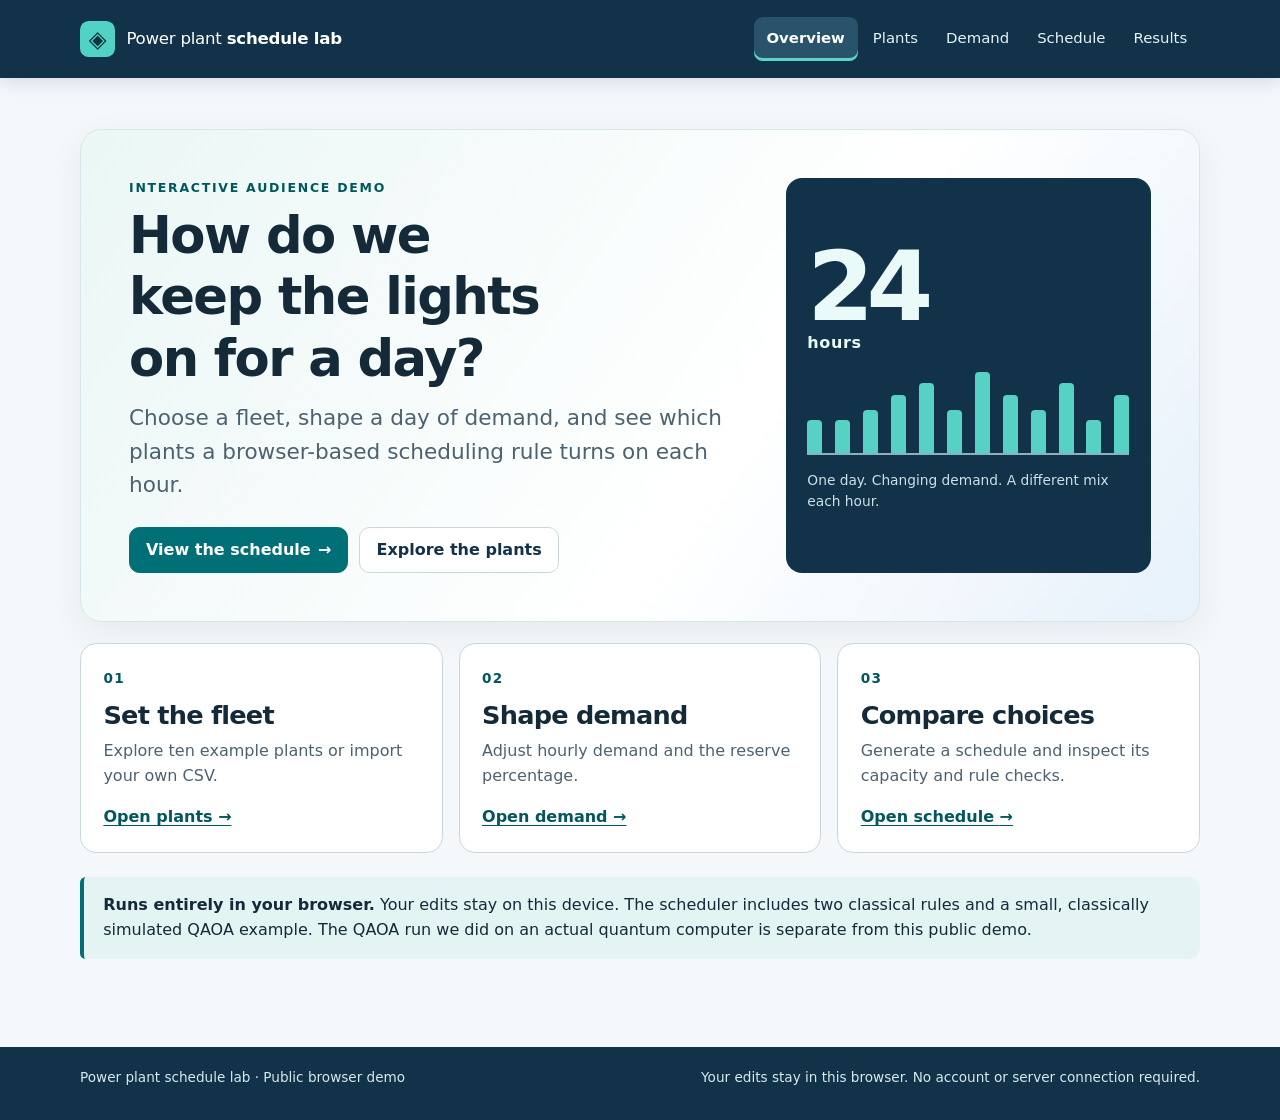
<file: 3-tva-plant-scheduling/input_app/public_build/index.html>
<!doctype html>
<html lang="en">
<head>
  <meta charset="utf-8">
  <meta name="viewport" content="width=device-width, initial-scale=1">
  <meta name="theme-color" content="#12324a">
  <meta name="description" content="Explore a 24-hour power plant scheduling demo in your browser.">
  <title>Power plant scheduling · public demo</title>
  <link rel="stylesheet" href="styles.css">
  <!-- A classic deferred script works from GitHub Pages, a local server, and file://. -->
  <script src="app.js" defer></script>
</head>
<body>
  <a class="skip-link" href="#main">Skip to main content</a>
  <header class="site-header">
    <div class="shell header-inner">
      <div class="brand" aria-label="Power plant scheduling demo">
        <span class="brand-mark" aria-hidden="true">◈</span>
        <span>Power plant <strong>schedule lab</strong></span>
      </div>
      <nav aria-label="Main navigation">
        <a href="#overview" data-page="overview">Overview</a>
        <a href="#plants" data-page="plants">Plants</a>
        <a href="#demand" data-page="demand">Demand</a>
        <a href="#schedule" data-page="schedule">Schedule</a>
        <a href="#report" data-page="report">Results</a>
      </nav>
    </div>
  </header>

  <main id="main" class="shell" tabindex="-1">
    <!-- The router hides whole sections, so keyboard users encounter only the active view. -->
    <section id="overview" class="page" aria-labelledby="overview-title">
      <div class="hero">
        <div>
          <p class="eyebrow">Interactive audience demo</p>
          <h1 id="overview-title">How do we keep the lights on for a day?</h1>
          <p class="lead">Choose a fleet, shape a day of demand, and see which plants a browser-based scheduling rule turns on each hour.</p>
          <div class="hero-actions">
            <a class="button primary" href="#schedule">View the schedule <span aria-hidden="true">→</span></a>
            <a class="button secondary" href="#plants">Explore the plants</a>
          </div>
        </div>
        <div class="hero-visual" aria-hidden="true">
          <div class="hero-hour">24<span>hours</span></div>
          <div class="hero-bars"><i></i><i></i><i></i><i></i><i></i><i></i><i></i><i></i><i></i><i></i><i></i><i></i></div>
          <p>One day. Changing demand. A different mix each hour.</p>
        </div>
      </div>
      <div class="step-grid" aria-label="How the demo works">
        <article class="step"><span class="step-number">01</span><h2>Set the fleet</h2><p>Explore ten example plants or import your own CSV.</p><a href="#plants">Open plants <span aria-hidden="true">→</span></a></article>
        <article class="step"><span class="step-number">02</span><h2>Shape demand</h2><p>Adjust hourly demand and the reserve percentage.</p><a href="#demand">Open demand <span aria-hidden="true">→</span></a></article>
        <article class="step"><span class="step-number">03</span><h2>Compare choices</h2><p>Generate a schedule and inspect its capacity and rule checks.</p><a href="#schedule">Open schedule <span aria-hidden="true">→</span></a></article>
      </div>
      <aside class="note" aria-label="About this public copy"><strong>Runs entirely in your browser.</strong> Your edits stay on this device. The scheduler includes two classical rules and a small, classically simulated QAOA example. The QAOA run we did on an actual quantum computer is separate from this public demo.</aside>
    </section>

    <section id="plants" class="page" aria-labelledby="plants-title" hidden>
      <div class="page-heading"><p class="eyebrow">Step 1 · Fleet</p><h1 id="plants-title">Power plants</h1><p>Change the example fleet, or import a CSV with the same columns as the download. Apply edits before generating a schedule.</p></div>
      <div class="toolbar">
        <button id="reset-plants" class="button secondary" type="button">Use example plants</button>
        <label class="button secondary upload-button" for="import-plants">Import plant CSV<input id="import-plants" type="file" accept=".csv,text/csv"></label>
        <button id="export-plants" class="button secondary" type="button">Download plant CSV</button>
      </div>
      <form id="plants-form" novalidate>
        <div class="section-bar"><h2 id="fleet-count">Fleet</h2><button id="add-plant" class="text-button" type="button">+ Add plant</button></div>
        <div id="plant-list" class="plant-list"></div>
        <div class="form-footer"><button class="button primary" type="submit">Apply plant changes</button><p id="plants-status" class="status" role="status" aria-live="polite"></p></div>
      </form>
    </section>

    <section id="demand" class="page" aria-labelledby="demand-title" hidden>
      <div class="page-heading"><p class="eyebrow">Step 2 · Daily load</p><h1 id="demand-title">Demand and reserve</h1><p>Demand is the expected electricity use. Reserve is extra capacity kept available for uncertainty.</p></div>
      <form id="demand-form" novalidate>
        <div class="panel reserve-panel">
          <label for="reserve-percent">Reserve margin <output id="reserve-value" for="reserve-percent">10%</output></label>
          <input id="reserve-percent" type="range" min="0" max="50" step="1" value="10">
          <div class="range-ends"><span>0%</span><span>50%</span></div>
        </div>
        <figure class="panel chart-panel">
          <div class="chart-heading"><h2>Daily demand profile</h2><span class="legend"><i class="line demand-key"></i>Demand <i class="line required-key"></i>Demand + reserve</span></div>
          <svg id="demand-chart" viewBox="0 0 760 310" role="img" aria-labelledby="demand-chart-title demand-chart-desc"><title id="demand-chart-title">Hourly demand and required capacity</title><desc id="demand-chart-desc">Use the data table below for exact hourly values.</desc></svg>
          <figcaption>The chart updates as you edit. The table gives the exact values.</figcaption>
        </figure>
        <details class="panel data-details"><summary>Edit 24 hourly values</summary><div class="table-scroll"><table><caption>Hourly demand and reserve in megawatts</caption><thead><tr><th scope="col">Hour</th><th scope="col">Demand (MW)</th><th scope="col">Reserve (MW)</th><th scope="col">Required (MW)</th></tr></thead><tbody id="demand-rows"></tbody></table></div></details>
        <div class="form-footer"><button class="button primary" type="submit">Apply demand changes</button><button id="reset-demand" class="button secondary" type="button">Use example day</button><p id="demand-status" class="status" role="status" aria-live="polite"></p></div>
      </form>
    </section>

    <section id="schedule" class="page" aria-labelledby="schedule-title" hidden>
      <div class="page-heading"><p class="eyebrow">Step 3 · Dispatch</p><h1 id="schedule-title">Plant schedule</h1><p>See available online capacity beside demand plus reserve for each hour. These browser examples use simplified hourly decisions and do not solve the research optimization model.</p></div>
      <div class="panel schedule-controls"><div><label for="algorithm">Scheduling rule</label><select id="algorithm" aria-describedby="algorithm-description"><option value="stable">Stable heuristic · follows some MILP operating rules</option><option value="cheap">Cheapest-first · picks each hour independently</option><option value="qaoa">QAOA · simulated in browser (up to 10 plants)</option></select><p id="algorithm-description" class="help"></p></div><button id="run-schedule" class="button primary" type="button">Generate schedule</button></div>
      <p id="schedule-status" class="status" role="status" aria-live="polite"></p>
      <div id="schedule-results" hidden>
        <div id="schedule-metrics" class="metric-grid" aria-label="Schedule summary"></div>
        <div id="schedule-warning" class="notice" hidden></div>
        <figure class="panel chart-panel"><div class="chart-heading"><h2>Online capacity by hour</h2><span class="legend"><i class="block capacity-key"></i>Online capacity <i class="line required-key"></i>Required capacity</span></div><svg id="schedule-chart" viewBox="0 0 760 310" role="img" aria-labelledby="schedule-chart-title schedule-chart-desc"><title id="schedule-chart-title">Online capacity compared with required capacity</title><desc id="schedule-chart-desc">Use the table below for exact hourly values and plant names.</desc></svg><figcaption>Bars show maximum available output of online plants, not actual energy dispatched.</figcaption></figure>
        <details class="panel data-details"><summary>Inspect all 24 hours</summary><div class="table-scroll"><table><caption>Generated plant commitments by hour</caption><thead><tr><th scope="col">Hour</th><th scope="col">Demand</th><th scope="col">Reserve</th><th scope="col">Plants on</th><th scope="col">Online MW</th><th scope="col">Check</th></tr></thead><tbody id="schedule-rows"></tbody></table></div></details>
      </div>
      <aside class="note"><strong>About the calculation.</strong> The stable heuristic follows minimum on and off time rules also used by the full MILP, but it is a greedy browser rule, not a MILP solver. The cheapest-first rule reproduces the simple hourly ranking from the notebook. Browser QAOA simulates one circuit layer and 512 measurement shots for each hour, then chooses the lowest-cost sampled schedule that passes the visible checks. It uses a simpler cost model than the Python QAOA solver and omits its slack bits, look-ahead, and local search. Results can vary between runs. It is not the run we did on an actual quantum computer. All three use simplified costs and omit ramp constraints. A green capacity result is not a certificate of full feasibility.</aside>
    </section>

    <section id="report" class="page" aria-labelledby="report-title" hidden>
      <div class="page-heading"><p class="eyebrow">Published local experiment</p><h1 id="report-title">How we combined QAOA with MILP</h1><p>We used a quantum optimization method to propose a starting schedule, then gave that schedule to a classical solver that completes the full 24-hour optimization.</p></div>
      <div class="step-grid report-steps" aria-label="Hybrid scheduling workflow">
        <article class="step"><span class="step-number">01</span><h2>Propose with QAOA</h2><p>A small scheduling problem groups hours into blocks. QAOA samples possible plant on/off choices. The published small-fleet experiments simulated those quantum circuits locally; the larger cases used classical simulated annealing because their problems were too large for this QAOA setup.</p></article>
        <article class="step"><span class="step-number">02</span><h2>Check and repair</h2><p>Classical code checks plant limits and repairs a candidate into a valid 24-hour schedule. That schedule becomes a <strong>warm start</strong>: a feasible answer given to the MILP solver before it begins searching.</p></article>
        <article class="step"><span class="step-number">03</span><h2>Finish with MILP</h2><p>A mixed-integer linear program (MILP) models the full day, including on/off decisions, operating rules, and cost. HiGHS improves the starting schedule and proves the best answer it finds is optimal. The warm start changes where HiGHS begins, not what the MILP is allowed to solve.</p></article>
      </div>
      <div class="note"><strong>Why combine them?</strong> For now, HiGHS solving the MILP is faster and more reliable than using QAOA alone for these cases. QAOA can still be useful when it supplies a good feasible schedule before HiGHS starts: the solver has a strong answer immediately and may spend less time finding and proving the optimum. In the published comparisons below, the warm-started <em>HiGHS solve stage</em> was slightly faster. QAOA preparation, sampling, and repair time were not included, so these figures do not show an end-to-end speedup or a quantum advantage. They show why the hybrid approach is promising.</div>
      <p class="report-context">The charts compare cold HiGHS (no supplied schedule) with warm-started HiGHS on 24-hour cases with 5, 10, 20, and 40 plants. They are archived local results, not calculations made from your edits on this page. The browser QAOA option on the Schedule page is a separate, simplified demonstration.</p>
      <figure class="panel chart-panel report-chart"><h2>HiGHS solve time</h2><svg id="time-chart" viewBox="0 0 760 390" role="img" aria-labelledby="time-title time-desc"><title id="time-title">Median HiGHS solve time, cold versus warm start</title><desc id="time-desc">Exact values appear in the table below.</desc></svg><figcaption>Median seconds. Lower is better; small differences on the shared machine may be timing noise.</figcaption></figure>
      <figure class="panel chart-panel report-chart"><h2>Primal-dual integral</h2><svg id="integral-chart" viewBox="0 0 760 390" role="img" aria-labelledby="integral-title integral-desc"><title id="integral-title">Median primal-dual integral, cold versus warm start</title><desc id="integral-desc">Exact values appear in the table below.</desc></svg><figcaption>Lower means a good incumbent was available earlier during the solve.</figcaption></figure>
      <div class="panel data-details"><div class="table-scroll"><table><caption>Published local HiGHS medians</caption><thead><tr><th scope="col">Plants</th><th scope="col">Cold time (s)</th><th scope="col">Warm time (s)</th><th scope="col">Cold integral</th><th scope="col">Warm integral</th></tr></thead><tbody><tr><th scope="row">5</th><td>0.202</td><td>0.195</td><td>0.097</td><td>0.086</td></tr><tr><th scope="row">10</th><td>0.198</td><td>0.187</td><td>0.121</td><td>0.098</td></tr><tr><th scope="row">20</th><td>0.607</td><td>0.505</td><td>0.400</td><td>0.260</td></tr><tr><th scope="row">40</th><td>3.081</td><td>3.021</td><td>1.468</td><td>1.347</td></tr></tbody></table></div></div>
      <p class="report-conclusion">Warm starts reduced the recorded HiGHS solve time and primal-dual integral in all four cases. A lower integral means HiGHS had a good solution earlier in its solve. All four cases finished at one branch-and-bound node, so there was little search to shorten; the time differences are small and may include measurement noise. Preparing the starting schedule takes extra time and is outside these figures.</p>
    </section>
  </main>
  <footer class="site-footer"><div class="shell"><p>Power plant schedule lab · Public browser demo</p><p>Your edits stay in this browser. No account or server connection required.</p></div></footer>
</body>
</html>
</file>
<file: 3-tva-plant-scheduling/input_app/public_build/styles.css>
/*
 * Public build design system. System fonts and inline SVG keep the site fast,
 * offline-friendly, and free from third-party requests on audience phones.
 * Color is paired with labels, values, and table text throughout the app.
 */
:root {
  color-scheme: light;
  --bg: #f5f8fa;
  --surface: #fff;
  --ink: #142a39;
  --muted: #4d6270;
  --border: #c9d6dd;
  --navy: #12324a;
  --teal: #006f76;
  --teal-dark: #00585e;
  --teal-soft: #e3f4f3;
  --blue: #28699b;
  --orange: #bd4e19;
  --warning-bg: #fff3e9;
  --shadow: 0 10px 32px rgba(22, 52, 68, .07);
  font-family: Inter, ui-sans-serif, system-ui, -apple-system, BlinkMacSystemFont, "Segoe UI", sans-serif;
  line-height: 1.55;
  text-rendering: optimizeLegibility;
}
* { box-sizing: border-box; }
html { scroll-behavior: smooth; }
body { margin: 0; min-width: 280px; background: var(--bg); color: var(--ink); }
button, input, select { font: inherit; }
button { cursor: pointer; }
a { color: var(--teal-dark); text-underline-offset: .2em; }
a:hover { text-decoration-thickness: 2px; }
:focus-visible { outline: 3px solid #eb8c2c; outline-offset: 3px; }
[hidden], .page[hidden], #schedule-results[hidden], #schedule-warning[hidden] { display: none !important; }
.shell { width: min(100% - 2rem, 1120px); margin-inline: auto; }
.skip-link { position: absolute; z-index: 20; top: -6rem; left: 1rem; padding: .8rem 1rem; background: var(--surface); border: 2px solid var(--teal); border-radius: .6rem; }
.skip-link:focus { top: .5rem; }

/* The header stays compact on phones and leaves navigation in a real link list.
 * Horizontal scrolling is limited to the nav, never the page itself. */
.site-header { background: var(--navy); color: #fff; box-shadow: 0 3px 18px rgba(9, 26, 37, .14); }
.header-inner { display: flex; align-items: center; justify-content: space-between; gap: 1.5rem; min-height: 78px; }
.brand { display: flex; align-items: center; gap: .7rem; font-size: 1.04rem; white-space: nowrap; letter-spacing: -.015em; }
.brand strong { font-weight: 750; }
.brand-mark { display: grid; place-items: center; width: 2.2rem; height: 2.2rem; border-radius: .55rem; background: #52d1c5; color: #0b3640; font-size: 1.45rem; }
nav { display: flex; align-items: center; gap: .15rem; }
nav a { display: inline-flex; align-items: center; justify-content: center; min-height: 44px; padding: .55rem .8rem; border-radius: .55rem; color: #e4f4f6; text-decoration: none; font-size: .93rem; white-space: nowrap; }
nav a:hover, nav a[aria-current="page"] { background: #28536a; color: #fff; }
nav a[aria-current="page"] { box-shadow: inset 0 -3px 0 #57d5c7; font-weight: 700; }
nav a:focus-visible { outline-color: #ffbd72; }
main { padding-block: clamp(1.5rem, 4vw, 3.4rem) 4rem; min-height: calc(100vh - 185px); }
h1, h2, h3 { line-height: 1.2; letter-spacing: -.03em; }
h1 { font-size: clamp(2rem, 4vw, 3.5rem); margin: .15rem 0 .75rem; }
h2 { font-size: clamp(1.3rem, 2vw, 1.65rem); margin: 0 0 .55rem; }
h3 { font-size: 1.1rem; margin: 0; }
p { margin: .4rem 0 1rem; }
.eyebrow { margin: 0 0 .45rem; color: var(--teal-dark); font-size: .78rem; font-weight: 800; letter-spacing: .14em; text-transform: uppercase; }
.lead { font-size: clamp(1.1rem, 2vw, 1.35rem); color: var(--muted); max-width: 40rem; }
.page-heading { margin: 0 0 1.7rem; max-width: 50rem; }
.page-heading > p:last-child { color: var(--muted); font-size: 1.04rem; }
.panel { background: var(--surface); border: 1px solid var(--border); border-radius: 1rem; box-shadow: var(--shadow); }
.button { display: inline-flex; align-items: center; justify-content: center; gap: .45rem; min-height: 46px; padding: .67rem 1rem; border: 1px solid transparent; border-radius: .65rem; font-weight: 700; text-decoration: none; line-height: 1.25; transition: transform .18s ease, background-color .18s ease, box-shadow .18s ease; }
.button:hover { transform: translateY(-1px); text-decoration: none; }
.button:active { transform: translateY(0); }
.button.primary { background: var(--teal); border-color: var(--teal); color: #fff; }
.button.primary:hover { background: var(--teal-dark); box-shadow: 0 5px 16px rgba(0, 96, 102, .22); }
.button.secondary { background: var(--surface); border-color: var(--border); color: var(--navy); }
.button.secondary:hover { background: var(--teal-soft); border-color: var(--teal); }
.text-button { min-height: 44px; padding: .35rem .65rem; border: 0; border-radius: .5rem; background: transparent; color: var(--teal-dark); font-weight: 700; }
.text-button:hover { background: var(--teal-soft); }
.text-button.danger { color: #9d3d20; }
.text-button.danger:hover { background: #fff0eb; }
.status { min-height: 1.4rem; color: var(--muted); font-weight: 600; }
.note { margin: 1.5rem 0; padding: 1rem 1.2rem; border-left: 4px solid var(--teal); border-radius: .35rem .75rem .75rem .35rem; background: var(--teal-soft); color: var(--ink); }

/* The overview gives QR visitors a quick path into the demo. Decoration is
 * marked aria-hidden in HTML, while all useful information is nearby in text. */
.hero { display: grid; grid-template-columns: minmax(0, 1.25fr) minmax(260px, .75fr); gap: clamp(1.5rem, 4vw, 3rem); align-items: center; padding: clamp(1.35rem, 4vw, 3rem); background: linear-gradient(125deg, #eaf7f5, #fff 60%, #e6f1fa); border: 1px solid #d7e6e8; border-radius: 1.35rem; box-shadow: var(--shadow); }
.hero h1 { max-width: 12ch; }
.hero-actions, .toolbar, .form-footer { display: flex; align-items: center; flex-wrap: wrap; gap: .7rem; }
.hero-actions { margin-top: 1.6rem; }
.hero-visual { align-self: stretch; display: flex; flex-direction: column; justify-content: center; min-height: 260px; padding: 1.35rem; border-radius: 1rem; background: var(--navy); color: #e9faf9; overflow: hidden; }
.hero-hour { font-size: clamp(4rem, 8vw, 6rem); font-weight: 800; line-height: 1; letter-spacing: -.08em; }
.hero-hour span { display: block; font-size: 1rem; font-weight: 650; letter-spacing: .04em; }
.hero-bars { display: flex; align-items: end; gap: 4%; height: 85px; margin-top: 1.2rem; border-bottom: 2px solid #8ab1bf; }
.hero-bars i { flex: 1; height: 40%; border-radius: .25rem .25rem 0 0; background: #56d1c4; }
.hero-bars i:nth-child(3n) { height: 52%; }.hero-bars i:nth-child(4n) { height: 70%; }.hero-bars i:nth-child(5n) { height: 85%; }.hero-bars i:nth-child(7n) { height: 98%; }
.hero-visual p { margin: .9rem 0 0; color: #cce1e6; font-size: .86rem; }
.step-grid { display: grid; grid-template-columns: repeat(3, minmax(0, 1fr)); gap: 1rem; margin-top: 1.3rem; }
.step { padding: 1.4rem; background: var(--surface); border: 1px solid var(--border); border-radius: 1rem; }
.step-number { color: var(--teal-dark); font-size: .85rem; font-weight: 800; letter-spacing: .1em; }
.step h2 { margin-top: .55rem; }.step p { color: var(--muted); }
.step a { font-weight: 700; }

/* Editing controls use native input semantics and a 44px minimum target.
 * A visible focus ring and label text make every field keyboard accessible. */
.toolbar { margin-bottom: 1.25rem; }
.upload-button { position: relative; cursor: pointer; }
.upload-button input { position: absolute; width: 1px; height: 1px; opacity: 0; }
.upload-button:focus-within { outline: 3px solid #eb8c2c; outline-offset: 3px; }
.section-bar, .plant-top { display: flex; align-items: center; justify-content: space-between; gap: .8rem; }
.section-bar { margin: 1.7rem 0 .75rem; }.section-bar h2 { margin: 0; }
.plant-list { display: grid; gap: .9rem; }
.plant-card { padding: 1rem clamp(1rem, 2vw, 1.4rem); }
.plant-top { margin-bottom: .8rem; }
.field-grid { display: grid; grid-template-columns: repeat(4, minmax(0, 1fr)); gap: .8rem; }
.field-grid label { display: grid; align-content: start; gap: .35rem; font-size: .9rem; color: var(--muted); font-weight: 650; }
input:not([type="range"]):not([type="file"]), select { width: 100%; min-height: 44px; padding: .52rem .65rem; border: 1px solid #aebfc8; border-radius: .55rem; background: var(--surface); color: var(--ink); }
input:hover, select:hover { border-color: var(--teal); }
.advanced-fields { margin-top: .8rem; padding-top: .65rem; border-top: 1px solid var(--border); }
summary { cursor: pointer; color: var(--teal-dark); font-weight: 700; padding: .4rem 0; }
.advanced-fields .field-grid { margin-top: .8rem; }
.form-footer { margin-top: 1.2rem; }.form-footer .status { flex-basis: 100%; margin: 0; }

/* Charts are compact on phones. The surrounding exact-value tables scroll
 * within their panel rather than forcing the viewport wider than the device. */
.reserve-panel { padding: 1.1rem 1.25rem; max-width: 540px; }
.reserve-panel label { display: flex; justify-content: space-between; gap: 1rem; font-weight: 700; }
.reserve-panel output { color: var(--teal-dark); font-size: 1.25rem; }
.reserve-panel input { display: block; width: 100%; min-height: 44px; accent-color: var(--teal); }
.range-ends { display: flex; justify-content: space-between; color: var(--muted); font-size: .85rem; }
.chart-panel { margin: 1rem 0; padding: clamp(.8rem, 2vw, 1.35rem); }
.chart-panel svg { display: block; width: 100%; height: auto; overflow: visible; }
.chart-heading { display: flex; align-items: baseline; justify-content: space-between; flex-wrap: wrap; gap: .4rem 1rem; }
.chart-heading h2 { margin-bottom: .6rem; }
.chart-panel figcaption { color: var(--muted); font-size: .88rem; margin-top: .45rem; }
.legend { display: inline-flex; flex-wrap: wrap; align-items: center; gap: .35rem .55rem; color: var(--muted); font-size: .82rem; }
.legend i { margin-left: .4rem; }.legend i:first-child { margin-left: 0; }
.legend .line { display: inline-block; width: 1.5rem; height: 0; border-top: 3px solid var(--blue); }
.legend .required-key { border-top-color: var(--orange); border-top-style: dashed; }
.legend .block { width: 1rem; height: .85rem; border-radius: .15rem; background: var(--blue); }
.chart-grid { stroke: #dce6eb; stroke-width: 1; }
.chart-label { fill: var(--muted); font: 13px ui-sans-serif, system-ui, sans-serif; }
.chart-value { font-size: 12px; }
.demand-line, .required-line { fill: none; stroke-width: 3; stroke-linecap: round; stroke-linejoin: round; }
.demand-line { stroke: var(--blue); }.required-line { stroke: var(--orange); stroke-dasharray: 7 5; }
.capacity-bar, .cold-bar { fill: var(--blue); }.capacity-bar.shortfall { fill: var(--orange); }.warm-bar { fill: var(--teal); }
.data-details { margin: 1rem 0; padding: .7rem 1rem; }
.data-details summary { min-height: 44px; display: list-item; padding: .6rem .2rem; }
.table-scroll { max-width: 100%; overflow-x: auto; overscroll-behavior-inline: contain; }
table { width: 100%; border-collapse: collapse; font-size: .91rem; }
caption { text-align: left; padding: .8rem .4rem; color: var(--muted); font-weight: 650; }
th, td { border-bottom: 1px solid var(--border); padding: .62rem .55rem; text-align: left; vertical-align: top; }
thead th { background: #edf4f6; font-weight: 750; white-space: nowrap; }
tbody tr:nth-child(even) { background: #f8fbfc; }
th[scope="row"] { white-space: nowrap; }
#demand-rows input { min-width: 6rem; max-width: 8rem; }
#schedule-rows td:nth-child(4) { min-width: 12rem; }
#schedule-rows td:last-child { min-width: 11rem; }

.schedule-controls { display: flex; align-items: end; justify-content: space-between; flex-wrap: wrap; gap: 1rem; padding: 1.2rem; }
.schedule-controls > div { flex: 1 1 310px; }
.schedule-controls label { display: block; font-weight: 700; margin-bottom: .4rem; }
.schedule-controls select { max-width: 540px; }
.help { color: var(--muted); font-size: .88rem; margin: .45rem 0 0; }
.metric-grid { display: grid; grid-template-columns: repeat(3, minmax(0, 1fr)); gap: .8rem; margin-top: 1rem; }
.metric { display: flex; flex-direction: column; gap: .25rem; padding: 1rem; }
.metric span { color: var(--muted); font-weight: 650; font-size: .88rem; }
.metric strong { font-size: clamp(1.4rem, 3vw, 1.9rem); line-height: 1.2; }
.metric small { color: var(--muted); font-size: .78rem; }
.notice { margin-top: 1rem; padding: .9rem 1rem; background: var(--warning-bg); border: 1px solid #e6b688; border-radius: .75rem; color: #763516; font-weight: 650; }
.report-chart { margin-top: 1rem; }.report-conclusion { max-width: 52rem; margin-top: 1.5rem; }
.site-footer { padding: 1.25rem 0 2rem; background: var(--navy); color: #d6e9ed; font-size: .85rem; }
.site-footer .shell { display: flex; justify-content: space-between; flex-wrap: wrap; gap: .3rem 1rem; }
.site-footer p { margin: 0; }

@media (max-width: 850px) {
  .header-inner { display: block; padding-top: .75rem; }
  nav { flex-wrap: wrap; margin-top: .45rem; padding-bottom: .35rem; }
  .hero { grid-template-columns: 1fr; }.hero-visual { min-height: 210px; }
  .field-grid { grid-template-columns: repeat(2, minmax(0, 1fr)); }
}
@media (max-width: 580px) {
  .shell { width: min(100% - 1.2rem, 1120px); }
  main { padding-top: 1.4rem; }
  .hero { padding: 1.25rem; }.hero-visual { display: none; }
  .step-grid, .metric-grid { grid-template-columns: 1fr; }
  .field-grid { grid-template-columns: 1fr; }
  .toolbar .button { flex: 1 1 100%; }
  .schedule-controls .button, .form-footer .button { width: 100%; }
  .chart-panel { overflow-x: auto; }
  .chart-panel svg { min-width: 620px; }
}
@media (prefers-color-scheme: dark) {
  :root { color-scheme: dark; --bg: #101c25; --surface: #192b36; --ink: #eef6f7; --muted: #bdccd3; --border: #47606c; --navy: #0b1924; --teal: #13a99f; --teal-dark: #70dbd1; --teal-soft: #163e42; --blue: #71b9ec; --orange: #ff9d6a; --warning-bg: #3d2a20; --shadow: none; }
  .site-header { border-bottom: 1px solid var(--border); }
  .hero { background: linear-gradient(125deg, #183b42, #192b36 60%, #20374b); border-color: var(--border); }
  .hero-visual { background: #0e222f; }
  .button.primary { color: #072529; }
  .button.secondary { color: var(--ink); }
  .text-button.danger { color: #ffb09a; }.text-button.danger:hover { background: #503129; }
  input:not([type="range"]):not([type="file"]), select { border-color: #708a96; }
  .chart-grid { stroke: #3d5662; }
  thead th { background: #243b47; } tbody tr:nth-child(even) { background: #1d323e; }
  .notice { border-color: #a66b40; color: #ffd0aa; }
}
@media (prefers-reduced-motion: reduce) {
  *, *::before, *::after { scroll-behavior: auto !important; transition-duration: .01ms !important; animation-duration: .01ms !important; }
}
@media print {
  .site-header, .site-footer, .toolbar, .form-footer, .hero-actions, .schedule-controls button { display: none !important; }
  body { background: #fff; color: #000; }.panel { box-shadow: none; }
}
</file>
